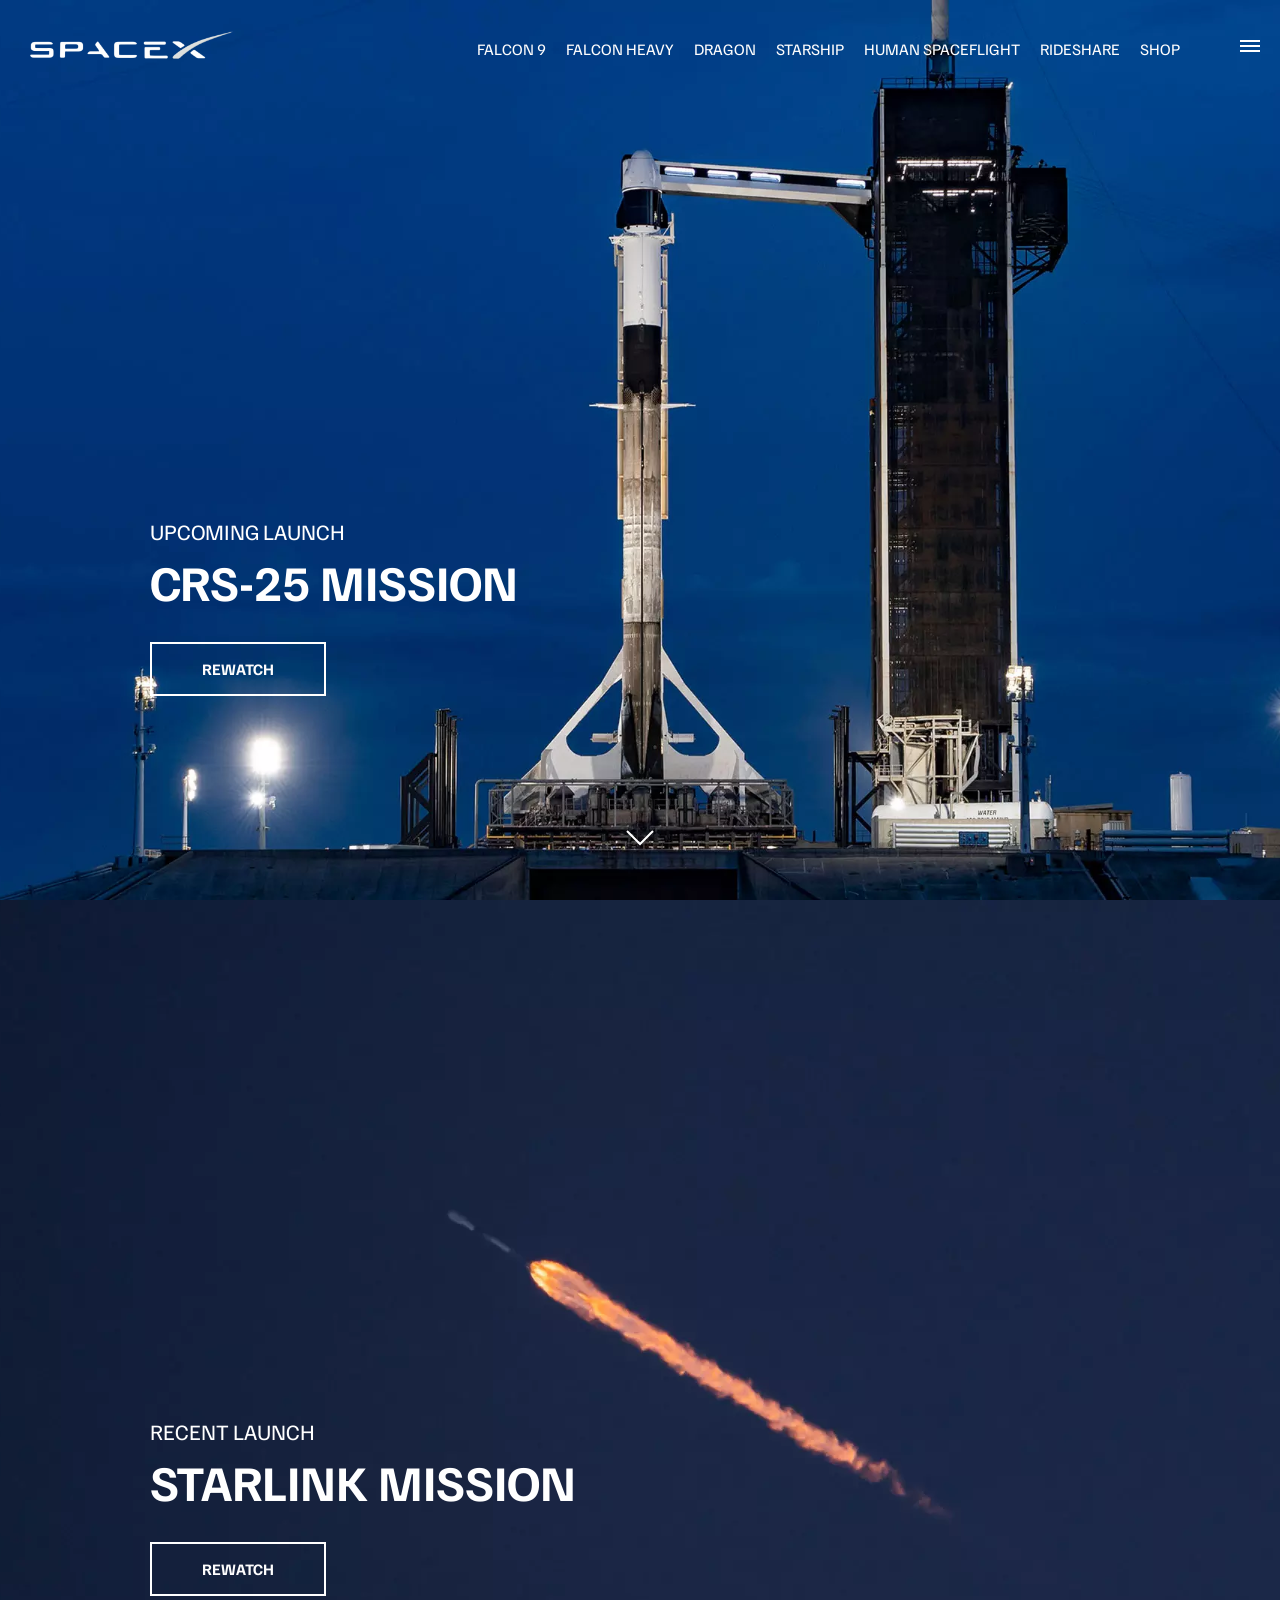
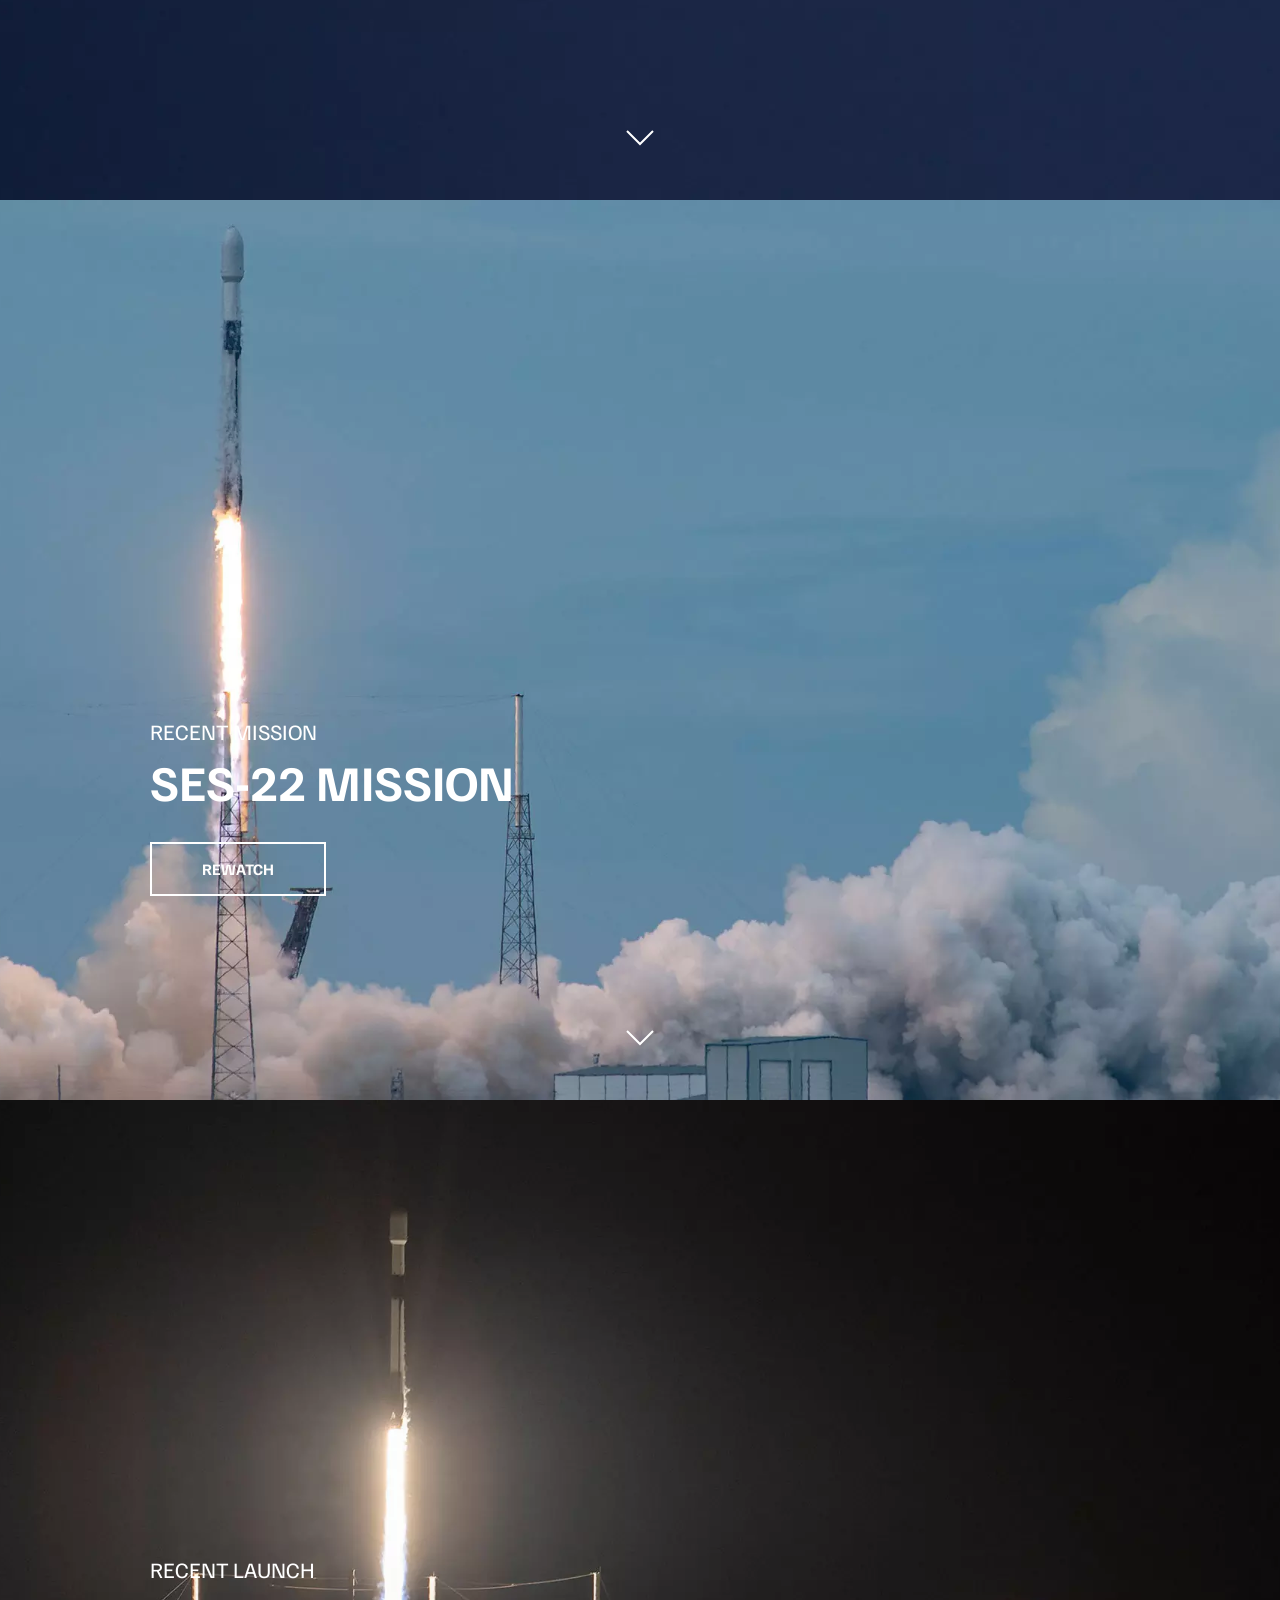
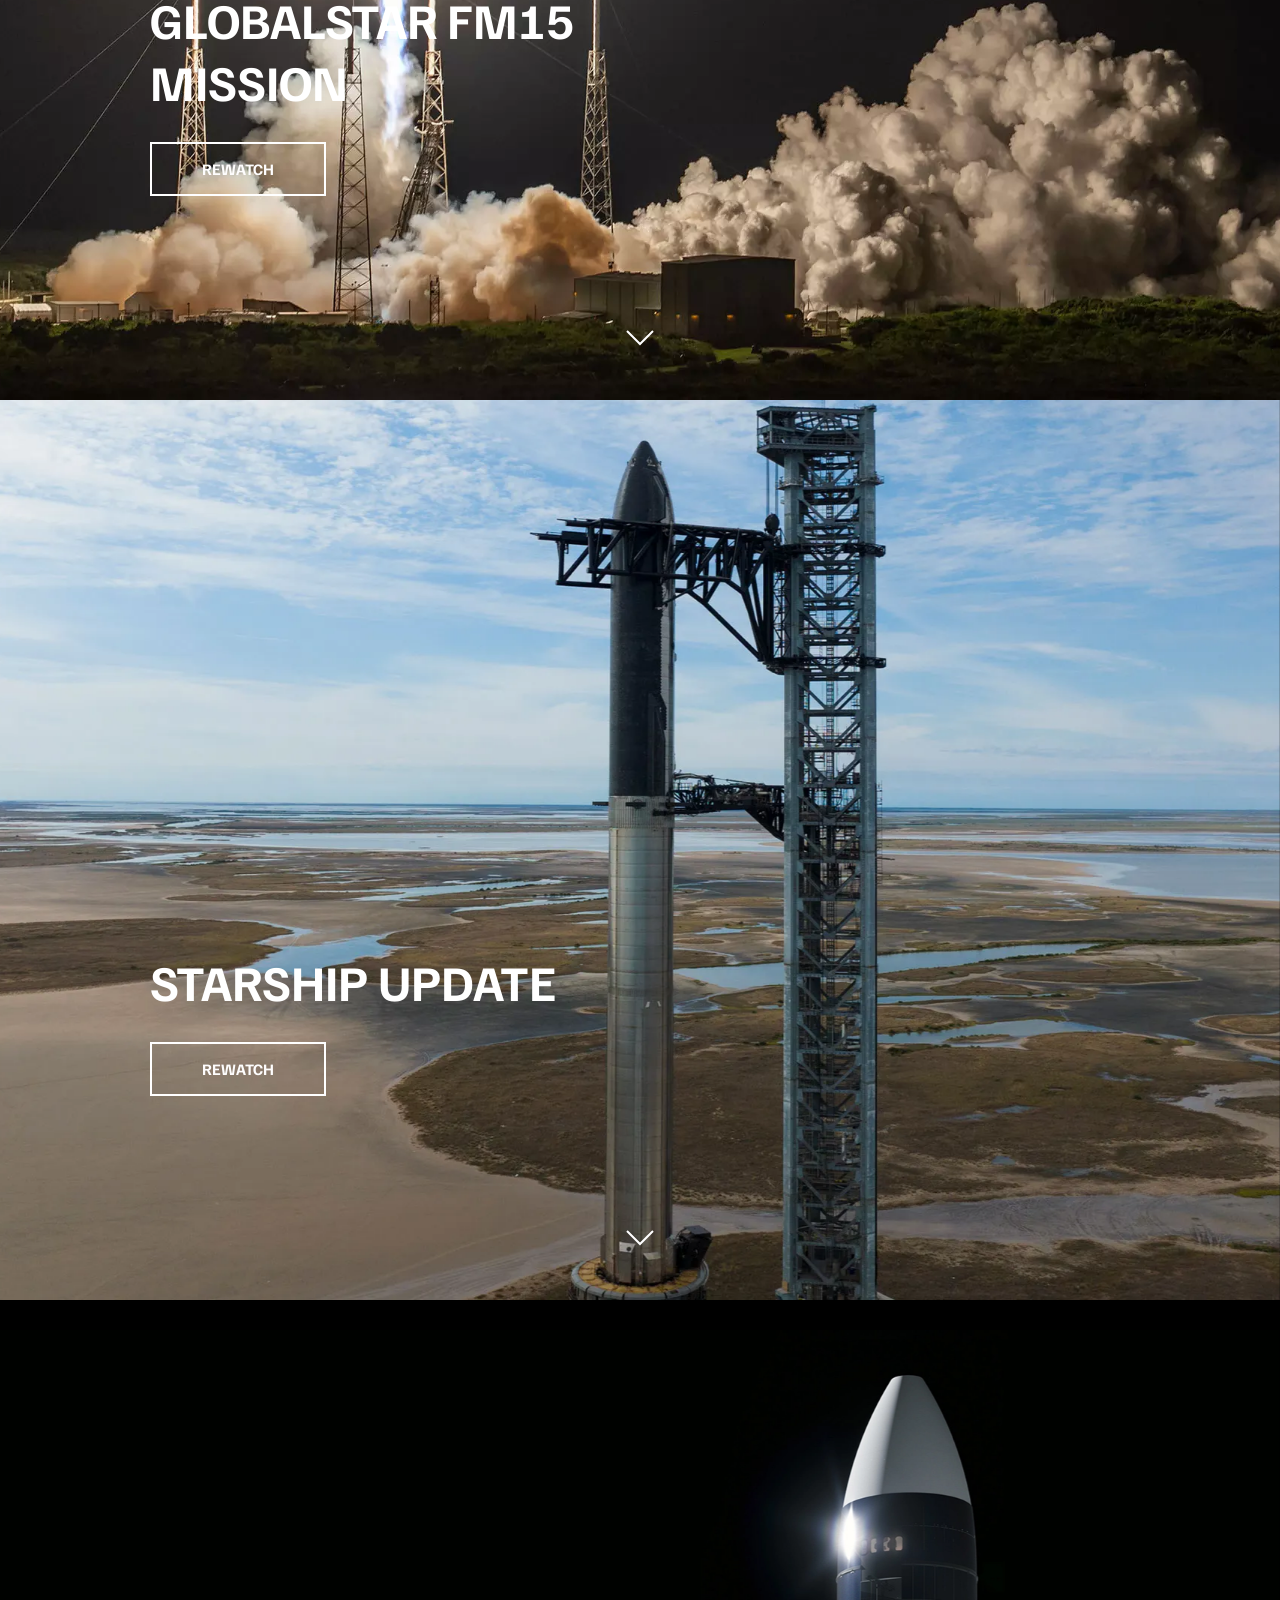
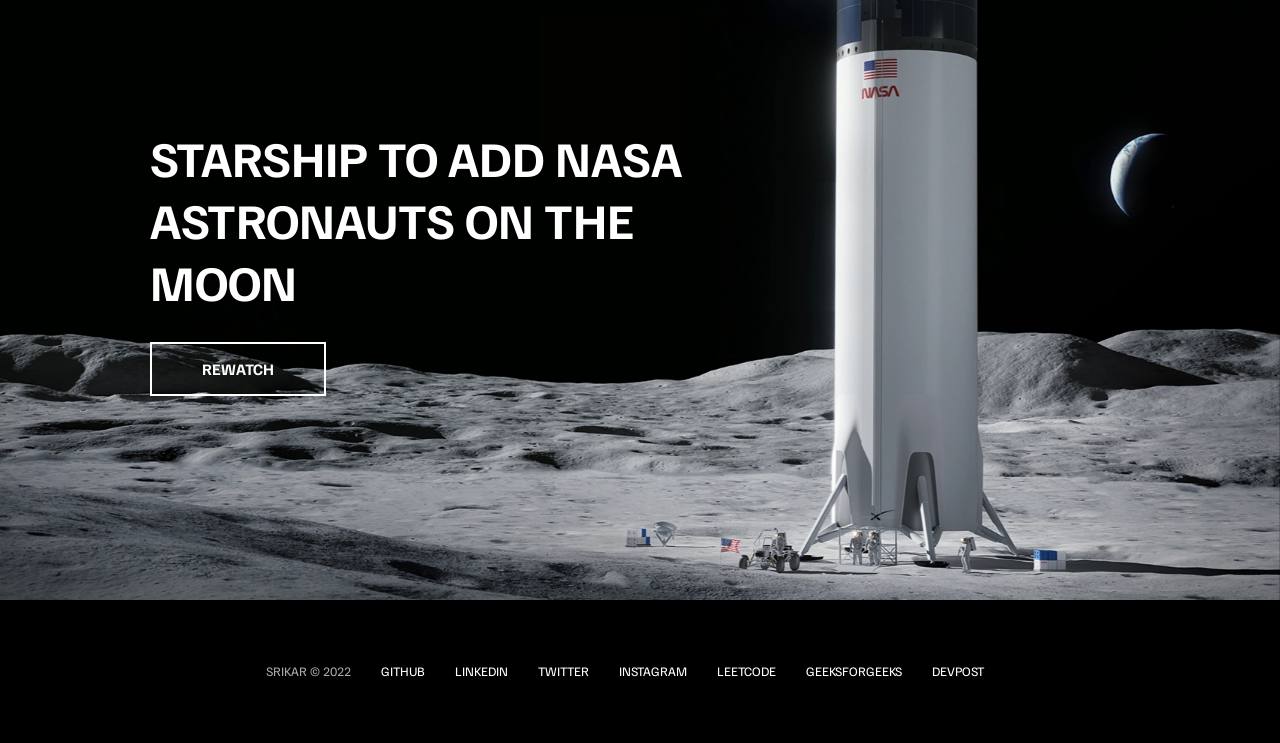
<file: index.html>
<!DOCTYPE html>
<html lang="en">
<head>
<meta charset="UTF-8">
<meta http-equiv="X-UA-Compatible" content="IE=edge">
<meta name="viewport" content="width=device-width, initial-scale=1.0">
<link rel="stylesheet" href="./css/Stylesheets.css">
<script src="js/script.js" defer></script>
<title>srikarX</title>
</head>
<body>
<div id="overlay"></div>
<div id="mobile-menu" class="mobile-main-menu">
  <ul>
    <li><a href="#">Mission</a></li>
    <li><a href="#">Launches</a></li>
    <li><a href="#">Careers</a></li>
    <li><a href="#">Updates</a></li>
    <li><a href="#">Shop</a></li>

    <li class="mobile-only"><a href="falcon9.html">Falcon 9</a></li>
    <li class="mobile-only">
      <a href="falcon-heavy.html">Falcon Heavy</a>
    </li>
    <li class="mobile-only"><a href="dragon.html">Dragon</a></li>
    <li class="mobile-only"><a href="#">Starship</a></li>
    <li class="mobile-only"><a href="#">Human Spaceflight</a></li>
    <li class="mobile-only"><a href="#">Rideshare</a></li>
    <li class="mobile-only"><a href="#">Starlink</a></li>
  </ul>
</div>
  <header class="main-header">
  <div class="logo">
    <a href="index.html">
    <img src="./img/logo.png" alt="SpaceX">
    </a>
  </div>
    <nav class="desktop-main-menu">
      <ul>
      <li><a href="falcon9.html">Falcon 9</a></li>
      <li><a href="falcon-heavy.html">Falcon Heavy</a></li>
      <li><a href="dragon.html">Dragon</a></li>
      <li><a href="#">Starship</a></li>
      <li><a href="#">Human Spaceflight</a></li>
      <li><a href="#">Rideshare</a></li>
      <li><a href="#">shop</a></li>
    </ul>
    </nav>
  </header>

  <!-- Hamburger Menu -->
  <button id="menu-btn" class="hamburger " type="button">
    <span class="hamburger-top"></span>
    <span class="hamburger-middle"></span>
    <span class="hamburger-bottom"></span>
  </button>
  
    <!-- Section A-->
    <section class="section-a">
      <div class="section-inner">
        <h4>Upcoming Launch</h4>
        <h2>CRS-25 Mission</h2>
        <a href = "#" class="btn">
          <div class="hover"></div>
            <span>Rewatch</span>
        </a>
      </div>

      <div class="scroll-arrow">
        <svg width="30px" height="20px">
          <path stroke="#ffffff" 
          fill="none"
          stroke-width="2px"
            d="M2.000,5.000 L15.000,18.000 L28.000,5.000 "></path>
        </svg>
      </div>
    </section>
    <!-- Section B -->
    <section class="section-b">
      <div class="section-inner">
        <h4>Recent Launch</h4>
        <h2>Starlink Mission</h2>
        <a href="#" class="btn">
          <div class="hover"></div>
          <span>Rewatch</span>
        </a>
      </div>
    
      <div class="scroll-arrow">
        <svg width="30px" height="20px">
          <path stroke="#ffffff" fill="none" stroke-width="2px" d="M2.000,5.000 L15.000,18.000 L28.000,5.000 "></path>
        </svg>
      </div>
    </section>

    <!-- Section C -->
    <section class="section-c">
      <div class="section-inner">
        <h4>Recent Mission</h4>
        <h2>SES-22 Mission</h2>
        <a href="#" class="btn">
          <div class="hover"></div>
          <span>Rewatch</span>
        </a>
      </div>
    
      <div class="scroll-arrow">
        <svg width="30px" height="20px">
          <path stroke="#ffffff" fill="none" stroke-width="2px" d="M2.000,5.000 L15.000,18.000 L28.000,5.000 "></path>
        </svg>
      </div>
    </section>
    
    <!-- Section D -->
    <section class="section-d">
      <div class="section-inner">
        <h4>Recent Launch</h4>
        <h2>Globalstar FM15 Mission</h2>
        <a href="#" class="btn">
          <div class="hover"></div>
          <span>Rewatch</span>
        </a>
      </div>
    
      <div class="scroll-arrow">
        <svg width="30px" height="20px">
          <path stroke="#ffffff" fill="none" stroke-width="2px" d="M2.000,5.000 L15.000,18.000 L28.000,5.000 "></path>
        </svg>
      </div>
    </section>
    
    <!-- Section E -->
    <section class="section-e">
      <div class="section-inner">
        <h2>Starship Update</h2>
        <a href="#" class="btn">
          <div class="hover"></div>
          <span>Rewatch</span>
        </a>
      </div>
    
      <div class="scroll-arrow">
        <svg width="30px" height="20px">
          <path stroke="#ffffff" fill="none" stroke-width="2px" d="M2.000,5.000 L15.000,18.000 L28.000,5.000 "></path>
        </svg>
      </div>
    </section>
    
    <!-- Section F -->
    <section class="section-f">
      <div class="section-inner">
        <h2>Starship to add NASA astronauts on the moon</h2>
        <a href="#" class="btn">
          <div class="hover"></div>
          <span>Rewatch</span>
        </a>
      </div>
    </section>
    <footer>
      <ul>
        <li>Srikar &copy; 2022</li>
        <li><a href="https://github.com/sri-gudakesa2703">Github</a></li>
        <li><a href="https://www.linkedin.com/in/k-srikar-6313041b8/">LinkedIn</a></li>
        <li><a href="https://twitter.com/mesrikar29859">Twitter</a></li>
        <li><a href="https://www.instagram.com/srikar298s/">Instagram</a></li>
        <li><a href="#">Leetcode</a></li>
        <li><a href="#">geeksforgeeks</a></li>
        <li><a href="https://devpost.com/srikar2985969c?ref_content=user-portfolio&ref_feature=portfolio&ref_medium=global-nav">Devpost</a></li>
      </ul>
    </footer>


</body>
</html>
</file>
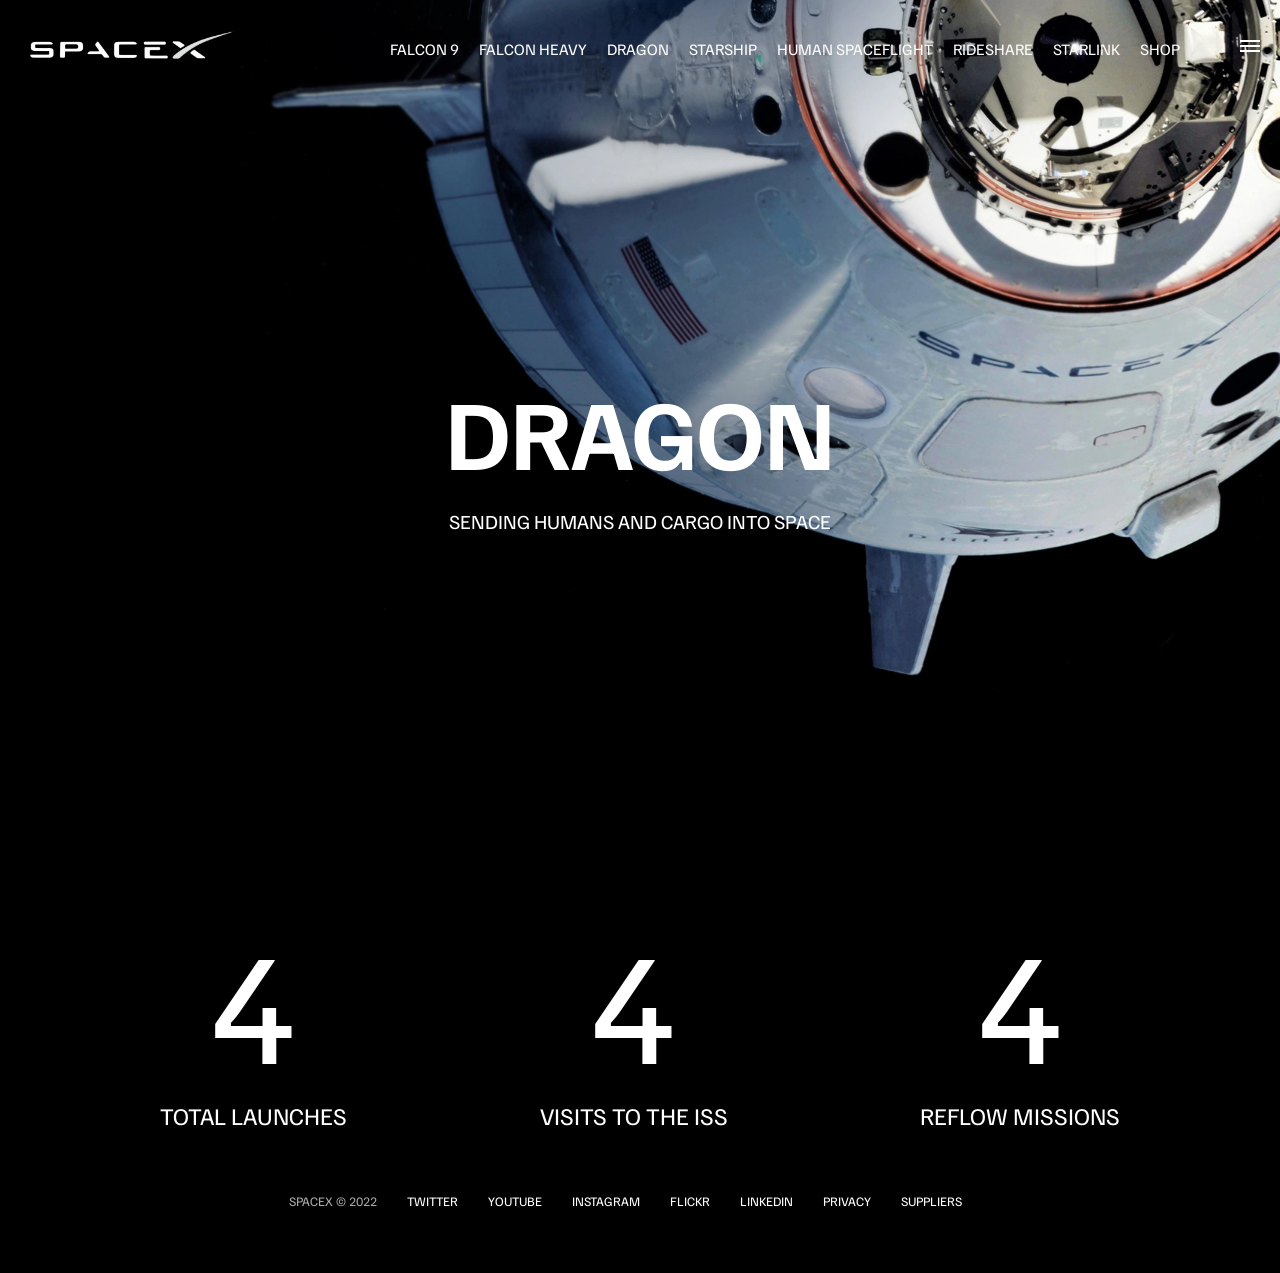
<file: dragon.html>
<!DOCTYPE html>
<html lang="en">

<head>
 <meta charset="UTF-8" />
 <meta http-equiv="X-UA-Compatible" content="IE=edge" />
 <meta name="viewport" content="width=device-width, initial-scale=1.0" />
 <link rel="stylesheet" href="css/Stylesheets.css" />
 <script src="js/script.js" defer></script>
 <title>SpaceX - Dragon</title>
</head>

<body>
 <div id="overlay"></div>
 <div id="mobile-menu" class="mobile-main-menu">
  <ul>
   <li><a href="#">Mission</a></li>
   <li><a href="#">Launches</a></li>
   <li><a href="#">Careers</a></li>
   <li><a href="#">Updates</a></li>
   <li><a href="#">Shop</a></li>

   <li class="mobile-only"><a href="falcon9.html">Falcon 9</a></li>
   <li class="mobile-only">
    <a href="falcon-heavy.html">Falcon Heavy</a>
   </li>
   <li class="mobile-only"><a href="dragon.html">Dragon</a></li>
   <li class="mobile-only"><a href="#">Starship</a></li>
   <li class="mobile-only"><a href="#">Human Spaceflight</a></li>
   <li class="mobile-only"><a href="#">Rideshare</a></li>
   <li class="mobile-only"><a href="#">Starlink</a></li>
  </ul>
 </div>
 <header class="main-header">
  <div class="logo">
   <a href="index.html">
    <img src="img/logo.png" alt="SpaceX" />
   </a>
  </div>
  <nav class="desktop-main-menu">
   <ul>
    <li><a href="falcon9.html">Falcon 9</a></li>
    <li><a href="falcon-heavy.html">Falcon Heavy</a></li>
    <li><a href="dragon.html">Dragon</a></li>
    <li><a href="#">Starship</a></li>
    <li><a href="#">Human Spaceflight</a></li>
    <li><a href="#">Rideshare</a></li>
    <li><a href="#">Starlink</a></li>
    <li><a href="#">Shop</a></li>
   </ul>
  </nav>
 </header>

 <!-- Hamburger Menu -->
 <button id="menu-btn" class="hamburger" type="button">
  <span class="hamburger-top"></span>
  <span class="hamburger-middle"></span>
  <span class="hamburger-bottom"></span>
 </button>

 <section class="section-animate bg-dragon"></section>
 <div class="section-inner-center">
  <h3>Dragon</h3>
  <p>Sending humans and cargo into space</p>
 </div>

 <div class="stats">
  <div>
   <span class="counter" data-target="34">0</span>
   <h4>Total Launches</h4>
  </div>
  <div>
   <span class="counter" data-target="31">0</span>
   <h4>Visits to the ISS</h4>
  </div>
  <div>
   <span class="counter" data-target="13">0</span>
   <h4>Reflow Missions</h4>
  </div>
 </div>

 <footer>
  <ul>
   <li>SpaceX &copy; 2022</li>
   <li><a href="#">Twitter</a></li>
   <li><a href="#">YouTube</a></li>
   <li><a href="#">Instagram</a></li>
   <li><a href="#">Flickr</a></li>
   <li><a href="#">LinkedIn</a></li>
   <li><a href="#">Privacy</a></li>
   <li><a href="#">Suppliers</a></li>
  </ul>
 </footer>
</body>

</html>
</file>
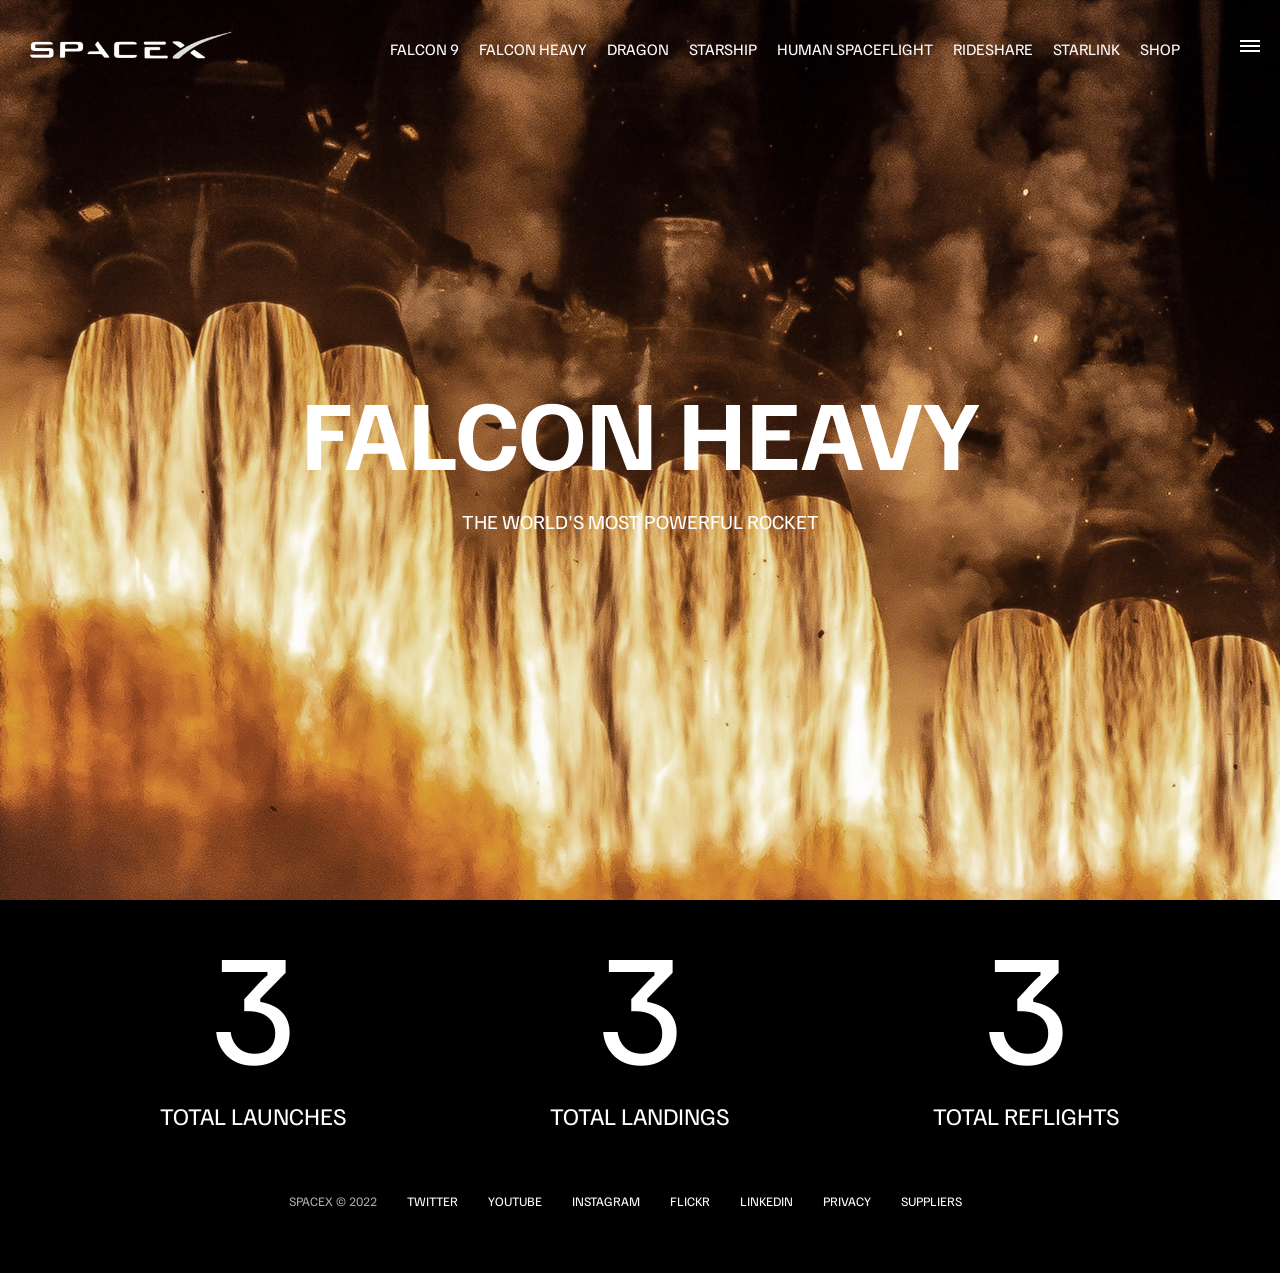
<file: falcon-heavy.html>
<!DOCTYPE html>
<html lang="en">

<head>
 <meta charset="UTF-8" />
 <meta http-equiv="X-UA-Compatible" content="IE=edge" />
 <meta name="viewport" content="width=device-width, initial-scale=1.0" />
 <link rel="stylesheet" href="css/Stylesheets.css" />
 <script src="js/script.js" defer></script>
 <title>SpaceX - Falcon Heavy</title>
</head>

<body>
 <div id="overlay"></div>
 <div id="mobile-menu" class="mobile-main-menu">
  <ul>
   <li><a href="#">Mission</a></li>
   <li><a href="#">Launches</a></li>
   <li><a href="#">Careers</a></li>
   <li><a href="#">Updates</a></li>
   <li><a href="#">Shop</a></li>

   <li class="mobile-only"><a href="falcon9.html">Falcon 9</a></li>
   <li class="mobile-only">
    <a href="falcon-heavy.html">Falcon Heavy</a>
   </li>
   <li class="mobile-only"><a href="dragon.html">Dragon</a></li>
   <li class="mobile-only"><a href="#">Starship</a></li>
   <li class="mobile-only"><a href="#">Human Spaceflight</a></li>
   <li class="mobile-only"><a href="#">Rideshare</a></li>
   <li class="mobile-only"><a href="#">Starlink</a></li>
  </ul>
 </div>
 <header class="main-header">
  <div class="logo">
   <a href="index.html">
    <img src="img/logo.png" alt="SpaceX" />
   </a>
  </div>
  <nav class="desktop-main-menu">
   <ul>
    <li><a href="falcon9.html">Falcon 9</a></li>
    <li><a href="falcon-heavy.html">Falcon Heavy</a></li>
    <li><a href="dragon.html">Dragon</a></li>
    <li><a href="#">Starship</a></li>
    <li><a href="#">Human Spaceflight</a></li>
    <li><a href="#">Rideshare</a></li>
    <li><a href="#">Starlink</a></li>
    <li><a href="#">Shop</a></li>
   </ul>
  </nav>
 </header>

 <!-- Hamburger Menu -->
 <button id="menu-btn" class="hamburger" type="button">
  <span class="hamburger-top"></span>
  <span class="hamburger-middle"></span>
  <span class="hamburger-bottom"></span>
 </button>

 <section class="section-animate bg-falcon-heavy"></section>
 <div class="section-inner-center">
  <h3>Falcon Heavy</h3>
  <p>The world's most powerful rocket</p>
 </div>

 <div class="stats">
  <div>
   <span class="counter" data-target="3">0</span>
   <h4>Total Launches</h4>
  </div>
  <div>
   <span class="counter" data-target="7">0</span>
   <h4>Total Landings</h4>
  </div>
  <div>
   <span class="counter" data-target="4">0</span>
   <h4>Total Reflights</h4>
  </div>
 </div>

 <footer>
  <ul>
   <li>SpaceX &copy; 2022</li>
   <li><a href="#">Twitter</a></li>
   <li><a href="#">YouTube</a></li>
   <li><a href="#">Instagram</a></li>
   <li><a href="#">Flickr</a></li>
   <li><a href="#">LinkedIn</a></li>
   <li><a href="#">Privacy</a></li>
   <li><a href="#">Suppliers</a></li>
  </ul>
 </footer>
</body>

</html>
</file>
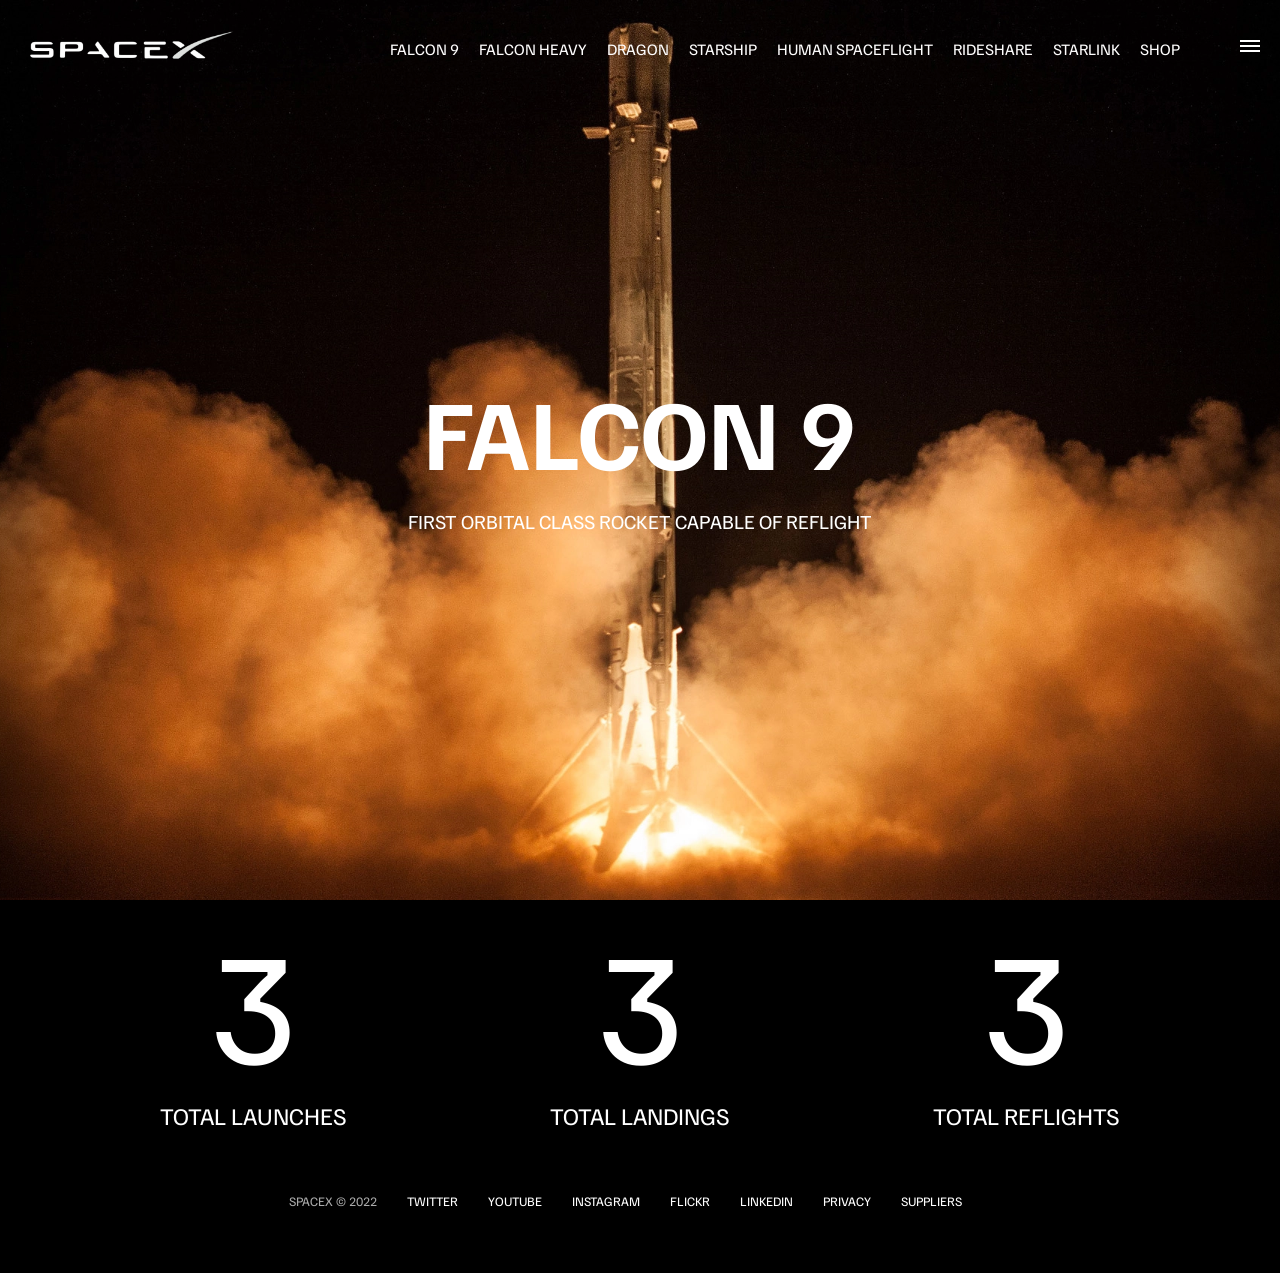
<file: falcon9.html>
<!DOCTYPE html>
<html lang="en">

<head>
 <meta charset="UTF-8" />
 <meta http-equiv="X-UA-Compatible" content="IE=edge" />
 <meta name="viewport" content="width=device-width, initial-scale=1.0" />
 <link rel="stylesheet" href="css/Stylesheets.css" />
 <script src="js/script.js" defer></script>
 <title>SpaceX - Falcon 9</title>
</head>

<body>
 <div id="overlay"></div>
 <div id="mobile-menu" class="mobile-main-menu">
  <ul>
   <li><a href="#">Mission</a></li>
   <li><a href="#">Launches</a></li>
   <li><a href="#">Careers</a></li>
   <li><a href="#">Updates</a></li>
   <li><a href="#">Shop</a></li>

   <li class="mobile-only"><a href="falcon9.html">Falcon 9</a></li>
   <li class="mobile-only">
    <a href="falcon-heavy.html">Falcon Heavy</a>
   </li>
   <li class="mobile-only"><a href="dragon.html">Dragon</a></li>
   <li class="mobile-only"><a href="#">Starship</a></li>
   <li class="mobile-only"><a href="#">Human Spaceflight</a></li>
   <li class="mobile-only"><a href="#">Rideshare</a></li>
   <li class="mobile-only"><a href="#">Starlink</a></li>
  </ul>
 </div>
 <header class="main-header">
  <div class="logo">
   <a href="index.html">
    <img src="img/logo.png" alt="SpaceX" />
   </a>
  </div>
  <nav class="desktop-main-menu">
   <ul>
    <li><a href="falcon9.html">Falcon 9</a></li>
    <li><a href="falcon-heavy.html">Falcon Heavy</a></li>
    <li><a href="dragon.html">Dragon</a></li>
    <li><a href="#">Starship</a></li>
    <li><a href="#">Human Spaceflight</a></li>
    <li><a href="#">Rideshare</a></li>
    <li><a href="#">Starlink</a></li>
    <li><a href="#">Shop</a></li>
   </ul>
  </nav>
 </header>

 <!-- Hamburger Menu -->
 <button id="menu-btn" class="hamburger" type="button">
  <span class="hamburger-top"></span>
  <span class="hamburger-middle"></span>
  <span class="hamburger-bottom"></span>
 </button>

 <section class="section-animate bg-falcon-9"></section>
 <div class="section-inner-center">
  <h3>Falcon 9</h3>
  <p>First orbital class rocket capable of reflight</p>
 </div>

 <div class="stats">
  <div>
   <span class="counter" data-target="3">0</span>
   <h4>Total Launches</h4>
  </div>
  <div>
   <span class="counter" data-target="7">0</span>
   <h4>Total Landings</h4>
  </div>
  <div>
   <span class="counter" data-target="4">0</span>
   <h4>Total Reflights</h4>
  </div>
 </div>

 <footer>
  <ul>
   <li>SpaceX &copy; 2022</li>
   <li><a href="#">Twitter</a></li>
   <li><a href="#">YouTube</a></li>
   <li><a href="#">Instagram</a></li>
   <li><a href="#">Flickr</a></li>
   <li><a href="#">LinkedIn</a></li>
   <li><a href="#">Privacy</a></li>
   <li><a href="#">Suppliers</a></li>
  </ul>
 </footer>
</body>

</html>
</file>
<file: css/Stylesheets.css>
@import url('https://fonts.googleapis.com/css2?family=Familjen+Grotesk:wght@400;600;700&family=Poppins&display=swap');

*,
*::before,
*::after {
 margin: 0;
 padding:0; 
 box-sizing: border-box;
}


body{
 font-family:'Familjen Grotesk', sans-serif ;
 background: #000;
 color: #fff; 
}

a{
 text-decoration: none;
 color: rgb(254, 253, 253);

}

ul{
 list-style: none;
}
/* Header/Navbar */
.main-header {
 position: fixed ;
 top: 0;
 left: 0;
 width: 100%;
 z-index: 3;
 display: flex;
 justify-content: space-between;
 align-items: center;
 text-transform: uppercase;
 height: 100px;
 padding:0 30px;
}
/* Logo */
.logo {
width: 210px;
height: auto;

}

.logo img{
 display: block;
 width: 100%;
 height:auto ;
}

.desktop-main-menu{
 margin-right: 50px;
}
.desktop-main-menu ul{
 display: flex; 
 
}
.desktop-main-menu ul li{
 position: relative;
 margin-right: 20px;
 padding-bottom: 2px;
}

/* Menu item bottom border */
.desktop-main-menu ul li a::after {
 content:'';
 position: absolute;
 bottom: 0;
 left: 0;
 width: 100%;
 height: 1px;
 background: #fff;
 transform: scaleX(0);
 transition: transform 0.6s cubic-bezier(0.19,1,0.22,1);
}

.desktop-main-menu ul li a:hover::after{
 transform: scaleX(1);
 transform-origin: left center;
 transition-duration: 0.4s;
}
section{
 position: relative;
 text-transform: uppercase;
 height: 100vh;
 background-position: center center;
 background-repeat: no-repeat ;
 background-size: cover;
 min-width: 560px;
}
.section-inner{
 position: absolute;
 bottom: 200px;
 left: 150px;
 max-width: 560px;
}

.section-inner h4{
 font-size: 22px;
 margin-bottom: 5px;
 font-weight: 300;
 animation: fadeInUp 0.5s ease-in-out;
}

.section-inner h2{
 font-size: 50px;
 font-weight: 700;
 margin-bottom: 20px;
 animation: fadeInUp 0.5s ease-in-out 0.2s ;
 animation-fill-mode: both;
}

.section-inner a{
 animation: fadeInUp 0.5s ease-in-out 0.4s ;
 animation-fill-mode: both;
}

/* Background images */

.section-a{
 background-image: url('../img/section-a.webp');
 }
  .section-b {
   background-image: url('../img/section-b.webp');
  }
 
  .section-c {
   background-image: url('../img/section-c.webp');
  }
 
  .section-d {
   background-image: url('../img/section-d.webp');
  }
 
  .section-e {
   background-image: url('../img/section-e.webp');
  }
 
  .section-f {
   background-image: url('../img/section-f.webp');
  }

 .btn{
 position: relative;
 display: inline-block;
 cursor: pointer;
 text-align: center;
 min-width: 130px;
 padding: 15px 50px;
 margin-top: 10px;
 border: 2px solid #fff;
 text-transform: uppercase;
 font-weight: bold;
 overflow: hidden;
 z-index: 2;
 
}

.btn:hover span{
 color: #000;
}

.btn .hover{
 position: absolute;
 top: 0;
 left: 0;
 width: 100%;
 height: 100%;
 background-color: #fff;
 color: #000;
 z-index: -1;
 transform: translateY(100%);
 transition: transform 0.6s cubic-bezier(0.19, 1, 0.22, 1);
}

.btn:hover .hover{
 transform: translateY(0);
} 

.scroll-arrow{
 position: absolute;
 bottom: 50px;
 left: 50%;
 transform: translateX(-50%);
 animation: fadeBounce 2s infinite ;
}
/* Footer */
footer{
 position: relative;
 padding: 55px 0;
}
footer ul{
 display: flex;
justify-content: center;
align-items: center;
flex-wrap: wrap;
}
footer ul li{
 margin-right: 30px;
 color: #aaa;
 text-transform: uppercase;
 font-size:13px ;
 line-height: 2.5;
}

footer ul li a{
color: #fff;
transition: color 0.6s;
}

footer ul li a:hover{
 color: rgb(128, 126, 126);
}

/* Hamburger Menu */
.hamburger {
 position: fixed;
 top: 40px;
 right: 20px;
 z-index: 10;
 cursor: pointer;
 width: 20px;
 height: 20px;
 background: none;
 border: none;
}

.hamburger-top,
.hamburger-middle,
.hamburger-bottom {
 position: absolute;
 width: 20px;
 height: 2px;
 top: 0;
 left: 0;
 background: #fff;
 transition: all 0.5s;
}

.hamburger-middle {
 transform: translateY(5px);
}

.hamburger-bottom {
 transform: translateY(10px);
}

/* Transition hamburger to X when open */
.open {
 transform: rotate(90deg);
}

.open .hamburger-top {
 transform: rotate(45deg) translateY(6px) translateX(6px);
}

.open .hamburger-middle {
 display: none;
}

.open .hamburger-bottom {
 transform: rotate(-45deg) translateY(6px) translateX(-6px);
}
/* Overlay */
.overlay-show {
  position: fixed;
  top: 0;
  left: 0;
  width: 100%;
  height: 100%;
  background-color: rgba(0, 0, 0, 0.7);
  z-index: 3;
}
/* Stop body scroll */
.stop-scrolling {
  overflow: hidden;
}
/* Hide mobile main menu items */
.mobile-only {
  display: none;
}
/* Mobile menu */
.mobile-main-menu {
  position: fixed;
  top: 0;
  right: 0;
  width: 350px;
  height: 100%;
  background: #000;
  z-index: 4;
  display: flex;
  align-items: center;
  justify-content: center;
  transform: translateX(100%);
  transition: transform 0.6s cubic-bezier(0.19, 1, 0.22, 1);
}
/* Bring menu from right */
.show-menu {
  transform: translateX(0);
}
.mobile-main-menu ul {
  display: flex;
  flex-direction: column;
  align-items: end;
  justify-content: center;
  padding: 50px;
  width: 100%;
}

.mobile-main-menu ul li {
  margin-bottom: 20px;
  font-size: 18px;
  text-transform: uppercase;
  border-bottom: 1px #555 dotted;
  width: 100%;
  text-align: right;
  padding-bottom: 8px;
}

.mobile-main-menu ul li a {
  color: #fff;
  transition: color 0.6s;
}

.mobile-main-menu ul li a:hover {
  color: #aaa;
}
/* Inner Pages */
.bg-falcon-9 {
  background-image: url('../img/falcon-9.webp');
}

.bg-falcon-heavy {
  background-image: url('../img/falcon-heavy.webp');
}

.bg-dragon {
  background-image: url('../img/dragon.webp');
}

.section-animate {
  animation: fadeIn 2s ease-in-out;
}

.section-inner-center {
  position: absolute;
  top: 50%;
  left: 50%;
  transform: translate(-50%, -50%);
  text-transform: uppercase;
  text-align: center;
  width: 80%;
}

.section-inner-center h3 {
  font-size: 100px;
  margin-bottom: 15px;
  animation: fadeInUp 0.5s ease-in-out;
}

.section-inner-center p {
  font-size: 20px;
  animation: fadeInUp 0.5s ease-in-out 0.2s;
  animation-fill-mode: both;
}

/* Stats */
.stats {
  max-width: 960px;
  margin: 0 auto;
  display: flex;
  align-items: center;
  justify-content: space-between;
  text-align: center;
  text-transform: uppercase;
}

.stats div span {
  font-size: 160px;
}

.stats div h4 {
  font-size: 24px;
  font-weight: 300;
}
/* Animations */
@keyframes fadeInUp {
0% {
  opacity: 0;
 transform: translateY(140px);
}

100% {
 opacity: 1;
transform: trannslateY(0)
}

}

@keyframes fadeBounce {
 0%,
 20%,
 50%,
 80%,
 100%{
  opacity: 0;
  transform: translateY(-20px);
 }
40%{
 opacity: 1;
 transform: translateY(0);
}
}

/* Media Queries */


@media (max-width: 960px) {
  /* Hide desktop menu */
  .desktop-main-menu {
    display: none;
  }
    /* Show main mobile items */
    .mobile-only {
      display: block;
    }
  
    .section-inner-center h3 {
      font-size: 75px;
    }
    }
  
    @media (max-width: 600px){
     .section-inner {
      bottom: 75px;
      left: 20px;
     }
  
     .section-inner h2 {
      font-size: 40px;
     }
  
     footer ul li:first-child {
      position: absolute;
      top: 30px;
      left: 50%;
      transform: translate(-50%, -50%);
     }
  
     footer ul li {
      margin-right: 15px;
     }
  
     .logo {
      width: 150px;
      margin: auto;
      /* position: sticky; */
     }
    .section-inner-center h3 {
        font-size: 50px;
        }
                 /* Stats */
            .stats {
            flex-direction: column;
            }
        
        .stats div {
              margin-bottom: 20px;
            }
    
          }
</file>
